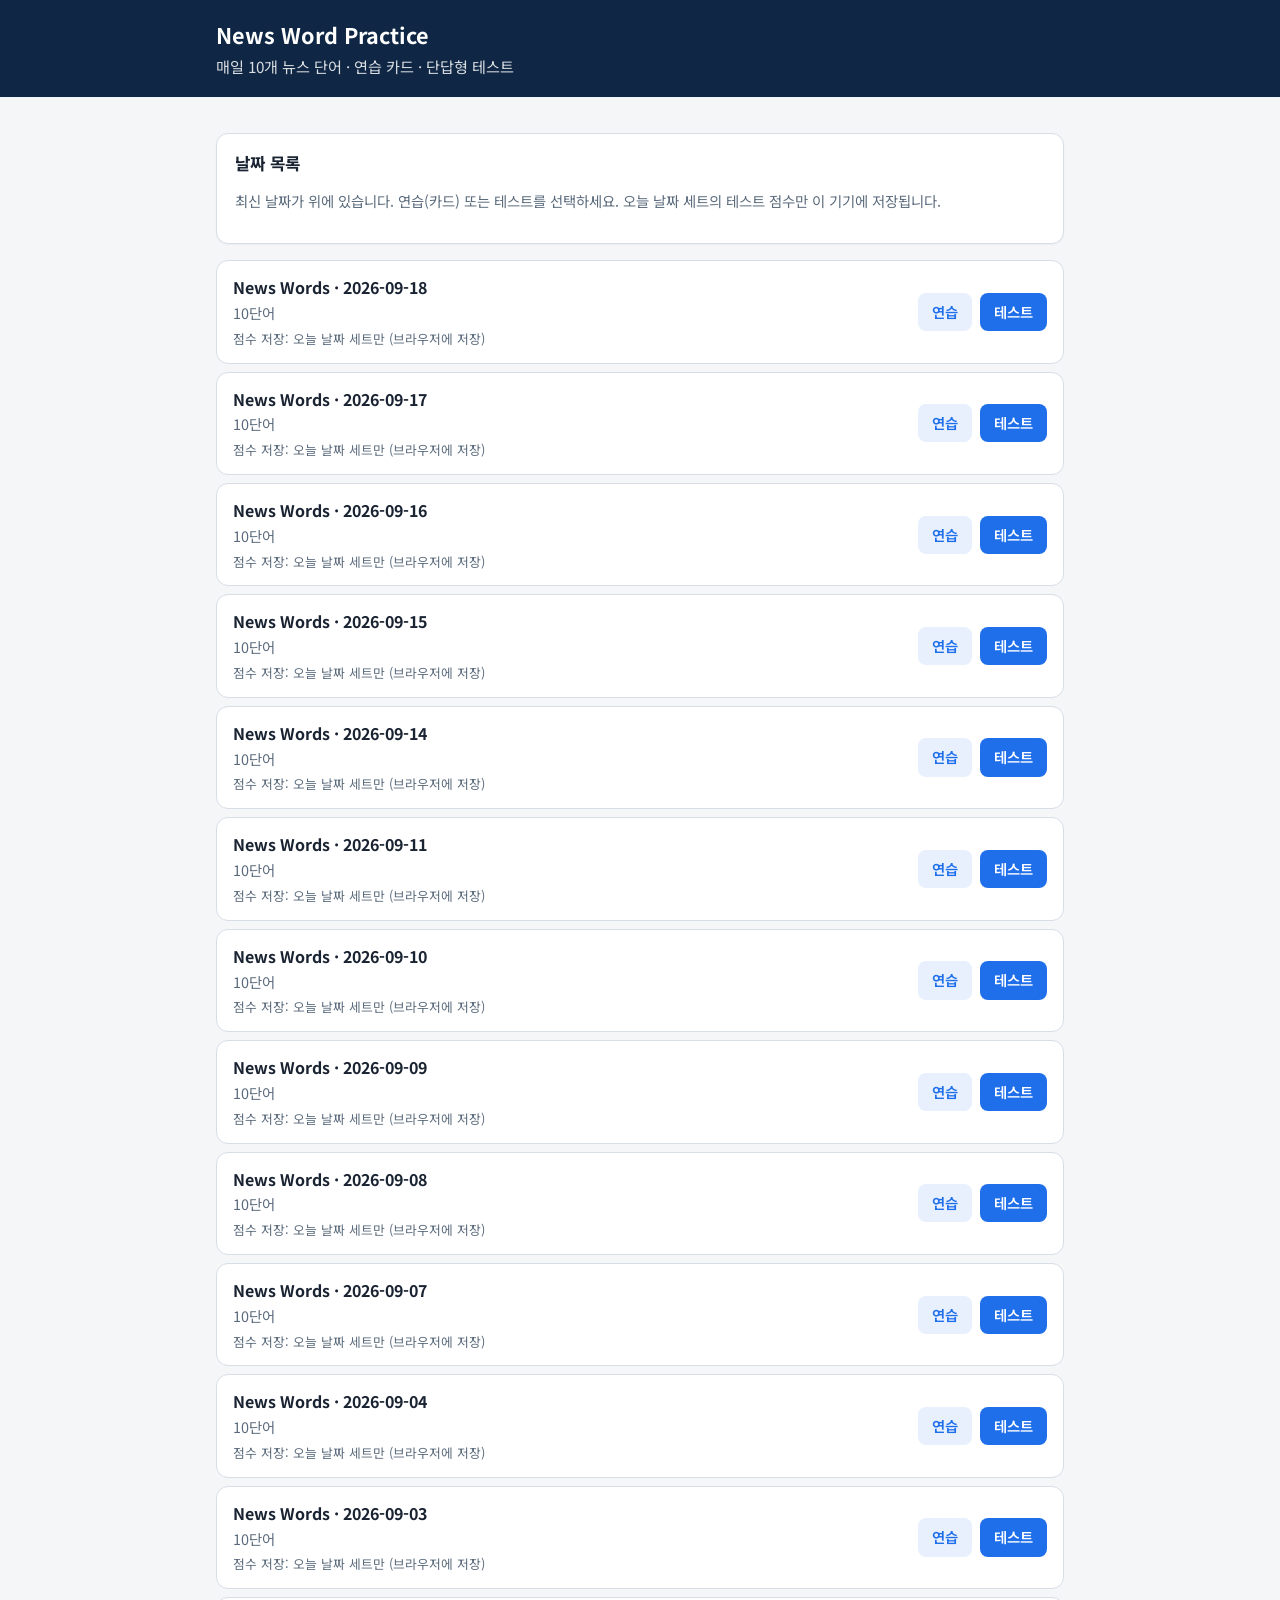
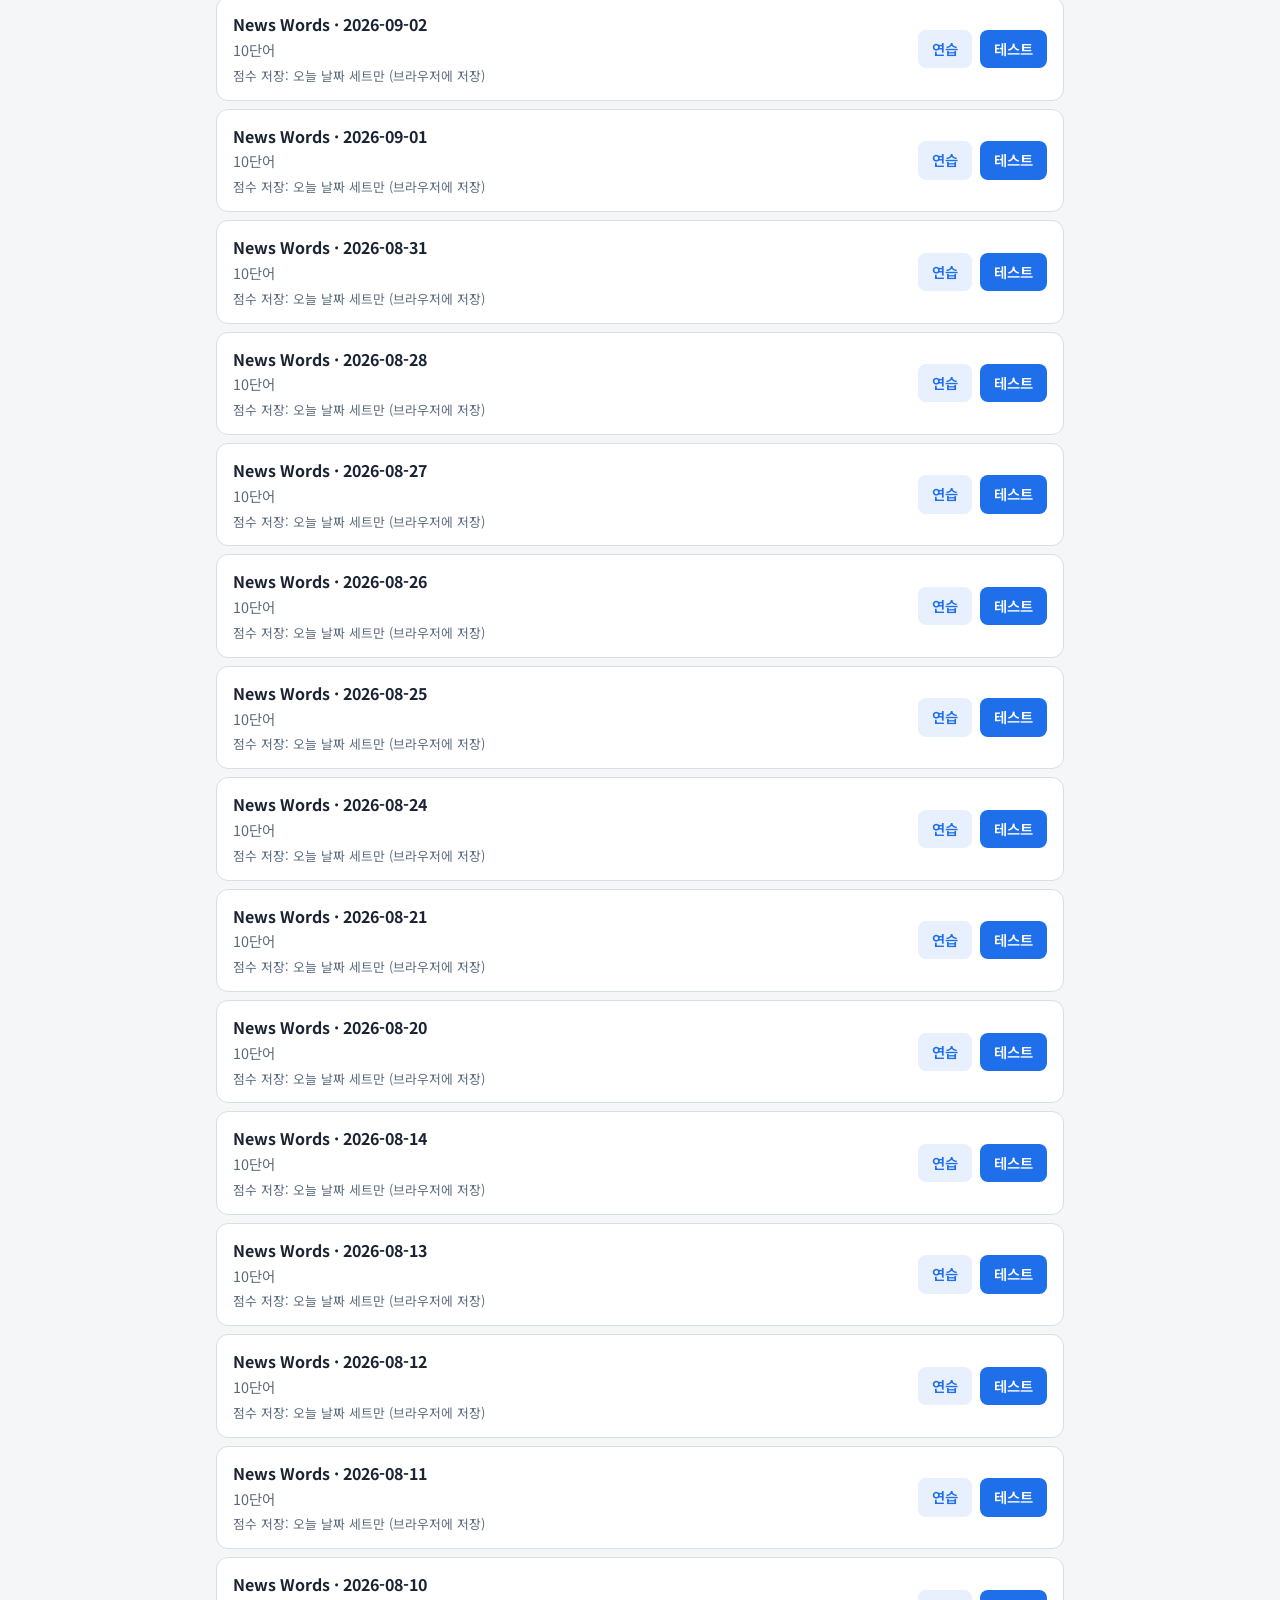
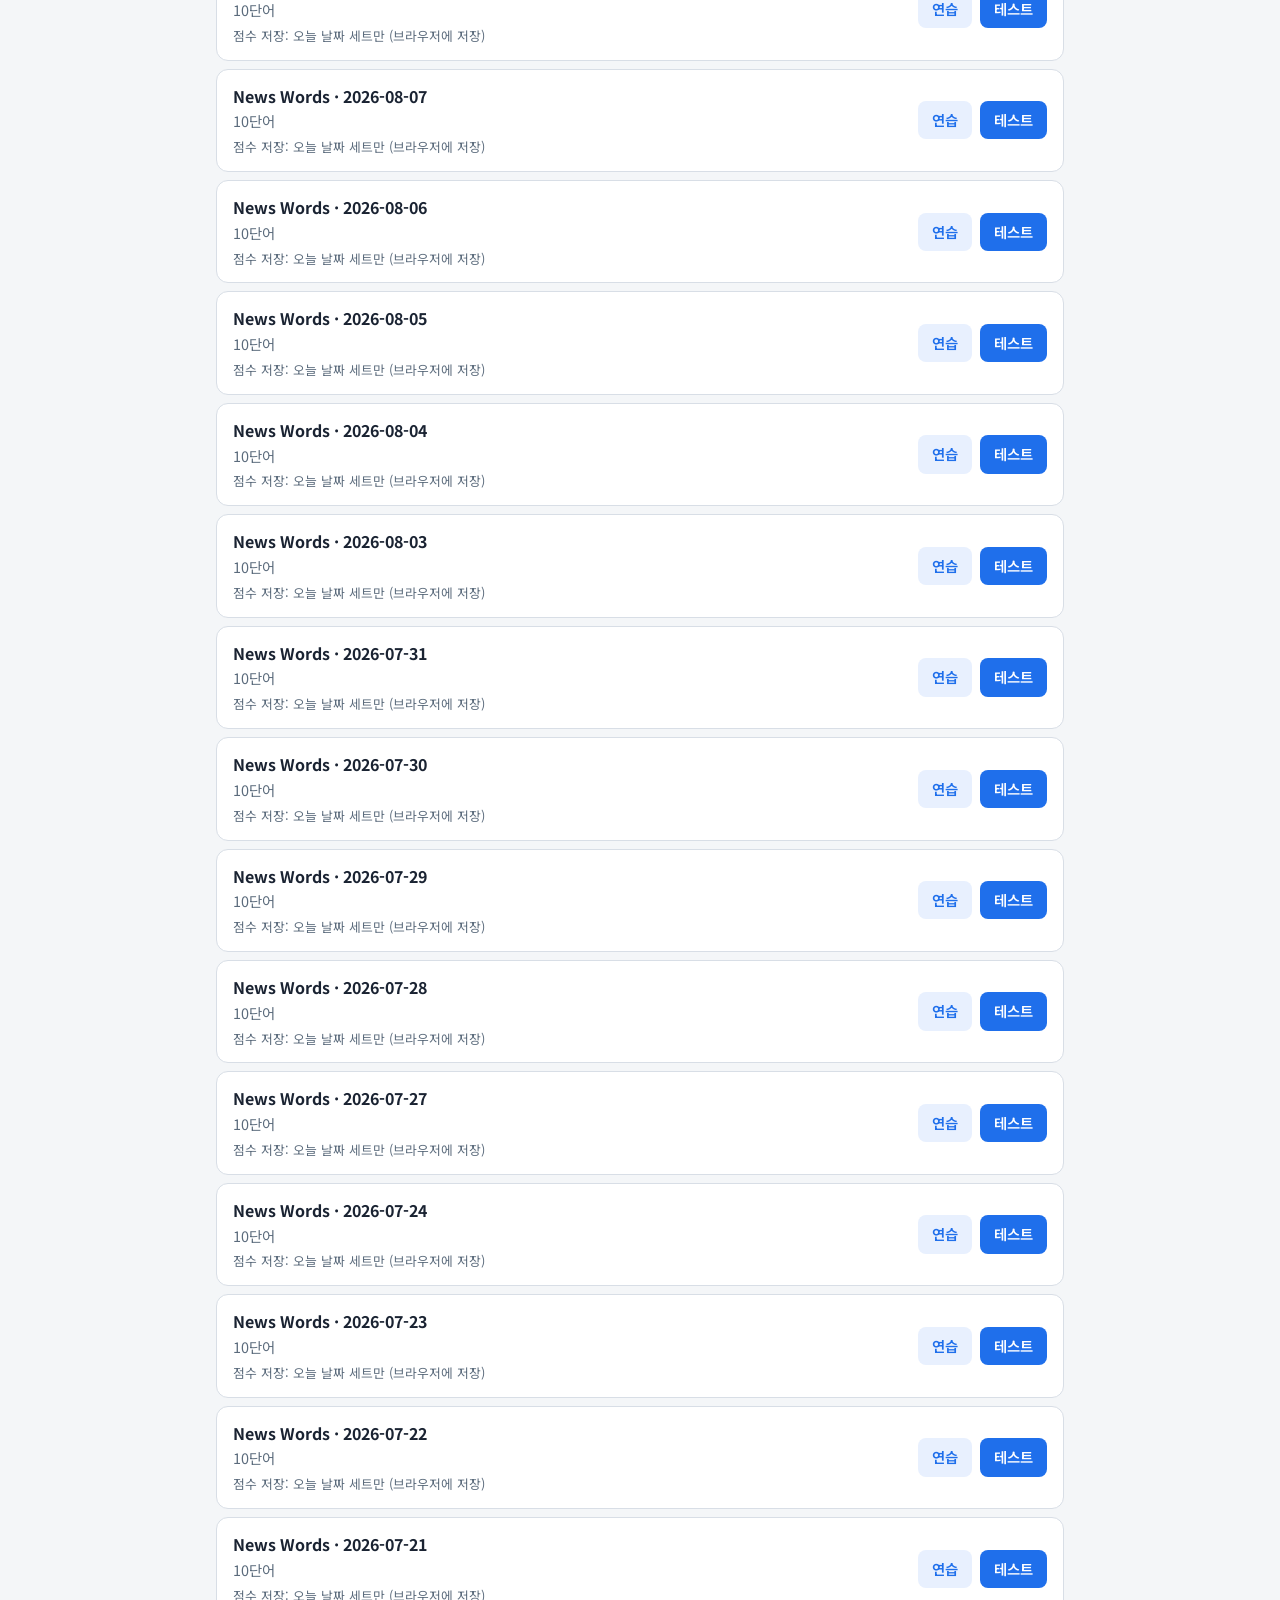
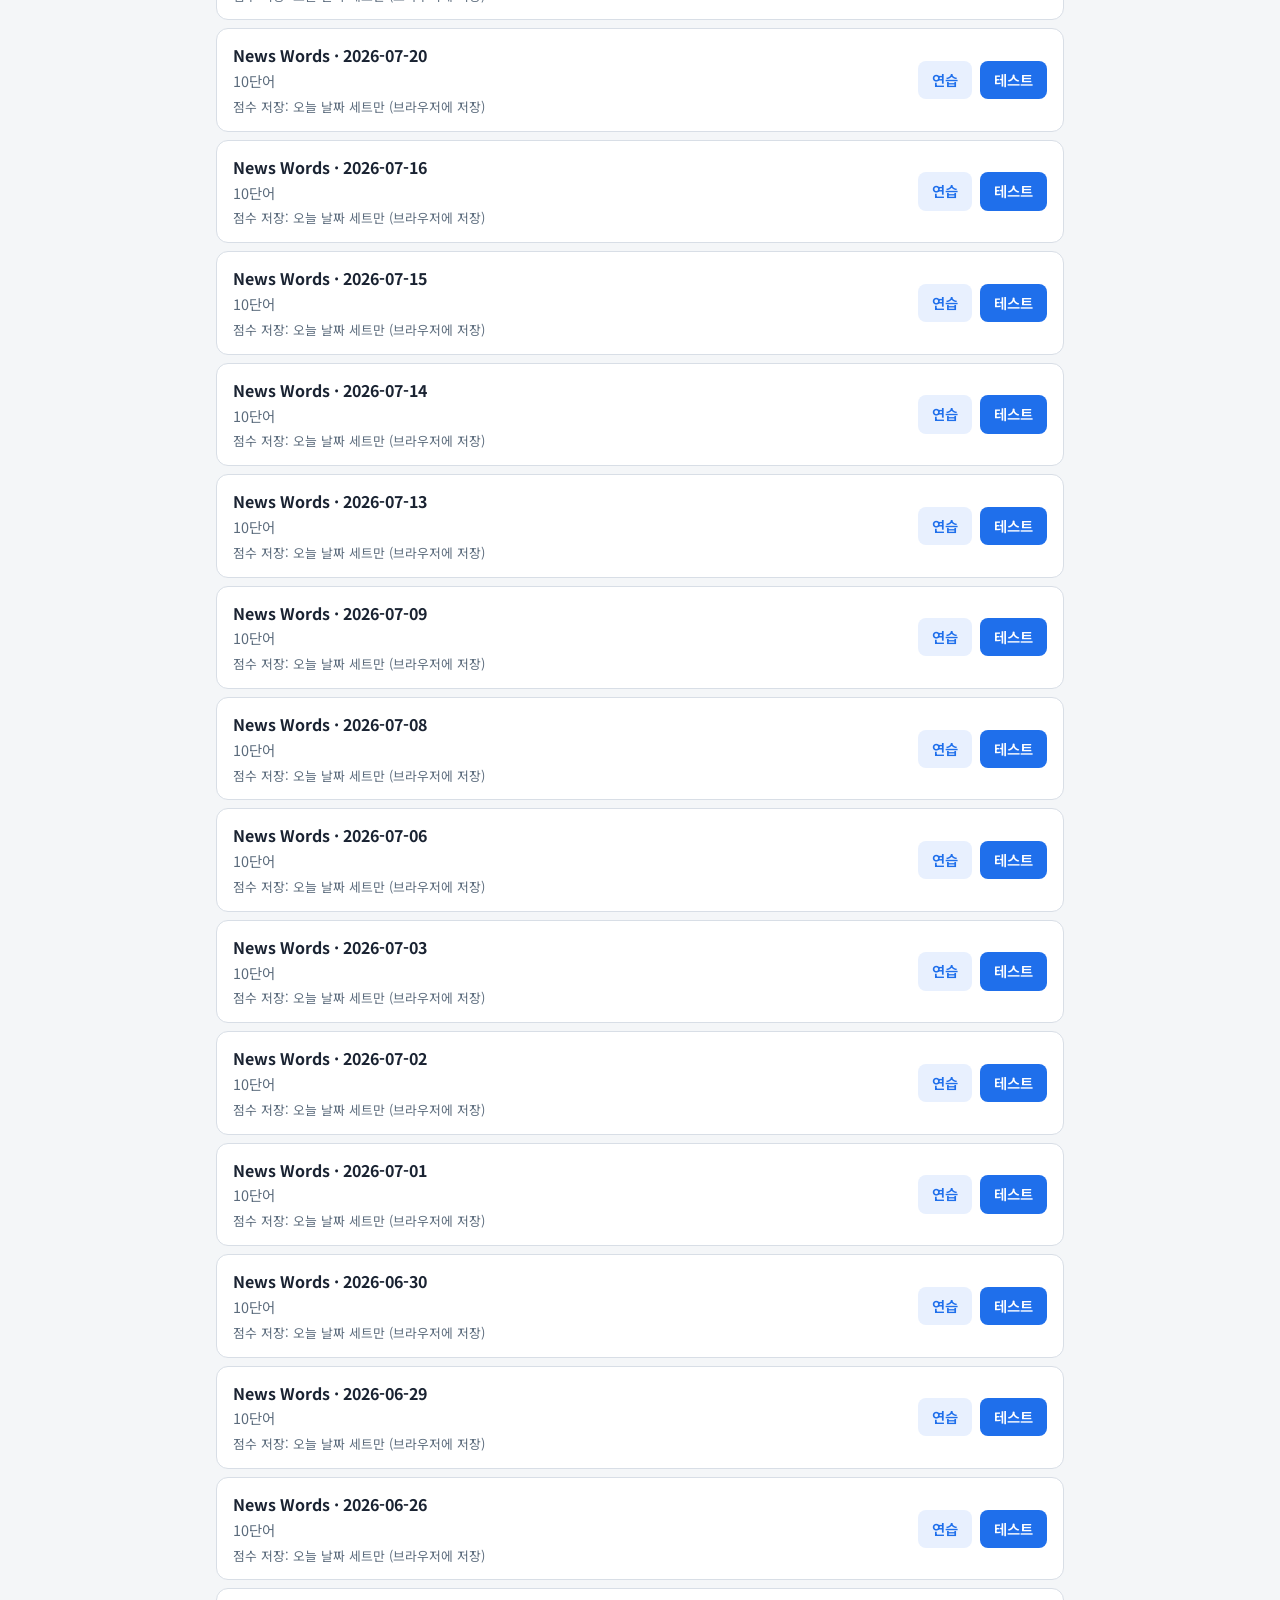
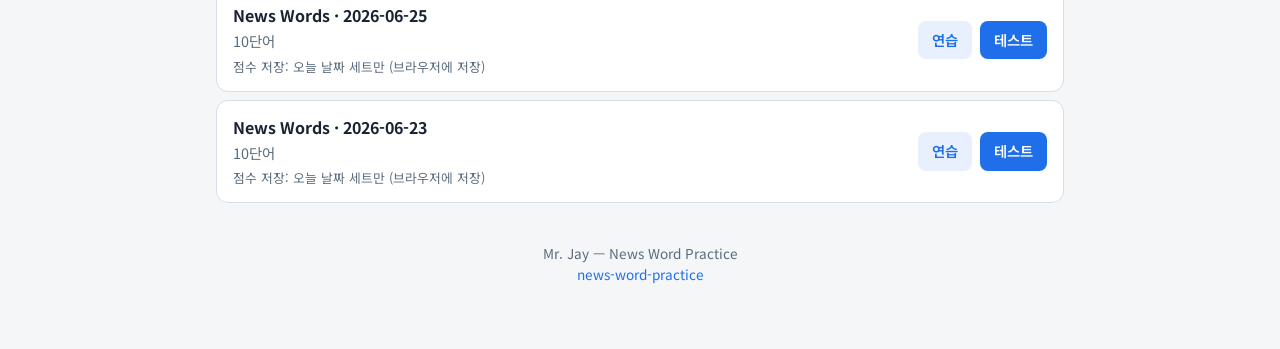
<file: index.html>
<!DOCTYPE html>
<html lang="ko">
<head>
  <meta charset="UTF-8" />
  <meta name="viewport" content="width=device-width, initial-scale=1" />
  <title>News Word Practice</title>
  <link rel="preconnect" href="https://fonts.googleapis.com" />
  <link href="https://fonts.googleapis.com/css2?family=Noto+Sans+KR:wght@400;600;700&display=swap" rel="stylesheet" />
  <link rel="stylesheet" href="css/style.css" />
</head>
<body>
  <header class="app">
    <div class="wrap">
      <h1>News Word Practice</h1>
      <p>매일 10개 뉴스 단어 · 연습 카드 · 단답형 테스트</p>
    </div>
  </header>
  <main class="wrap">
    <div class="card">
      <h2>날짜 목록</h2>
      <p class="meta">최신 날짜가 위에 있습니다. 연습(카드) 또는 테스트를 선택하세요. 오늘 날짜 세트의 테스트 점수만 이 기기에 저장됩니다.</p>
    </div>
    <ul class="day-list" id="list"></ul>
    <footer class="site">
      Mr. Jay — News Word Practice<br />
      <a href="https://mrjkorea.github.io/news-word-practice/">news-word-practice</a>
    </footer>
  </main>
  <script src="js/storage.js?v=20261020-pct"></script>
  <script src="js/data.js"></script>
  <script>
    const list = document.getElementById('list');
    const today = NWPStorage.todayKey();
    const wanted = new URLSearchParams(location.search).get('date');

    NWP.loadIndex()
      .then((days) => {
        list.innerHTML = '';
        if (wanted) {
          const hit = days.filter((e) => (e.date || e.id) === wanted);
          const rest = days.filter((e) => (e.date || e.id) !== wanted);
          if (!hit.length) {
            list.innerHTML = '<li class="meta">No word pack for ' + NWP.esc(wanted) + '</li>';
          }
          days = hit.concat(rest);
        }
        days.forEach((entry) => {
          const date = entry.date || entry.id;
          const stats = NWPStorage.readStats(date);
          const li = document.createElement('li');
          const scoreLine = NWPStorage.formatScoreLine(stats, entry.wordCount || 10);
          const todayBadge = date === today ? ' · 오늘' : '';
          li.innerHTML = `
            <div class="info">
              <strong>${NWP.esc(entry.title || date)}</strong>
              <span class="meta">${entry.wordCount || 10}단어${todayBadge}</span>
              <div class="score-pill">${NWP.esc(scoreLine)}</div>
            </div>
            <div class="actions-row">
              <a class="btn btn-practice" href="practice.html?date=${encodeURIComponent(date)}">연습</a>
              <a class="btn btn-test" href="test.html?date=${encodeURIComponent(date)}">테스트</a>
            </div>`;
          list.appendChild(li);
        });
      })
      .catch(() => {
        list.innerHTML = '<li class="meta">목록을 불러오지 못했습니다.</li>';
      });
  </script>
</body>
</html>
</file>
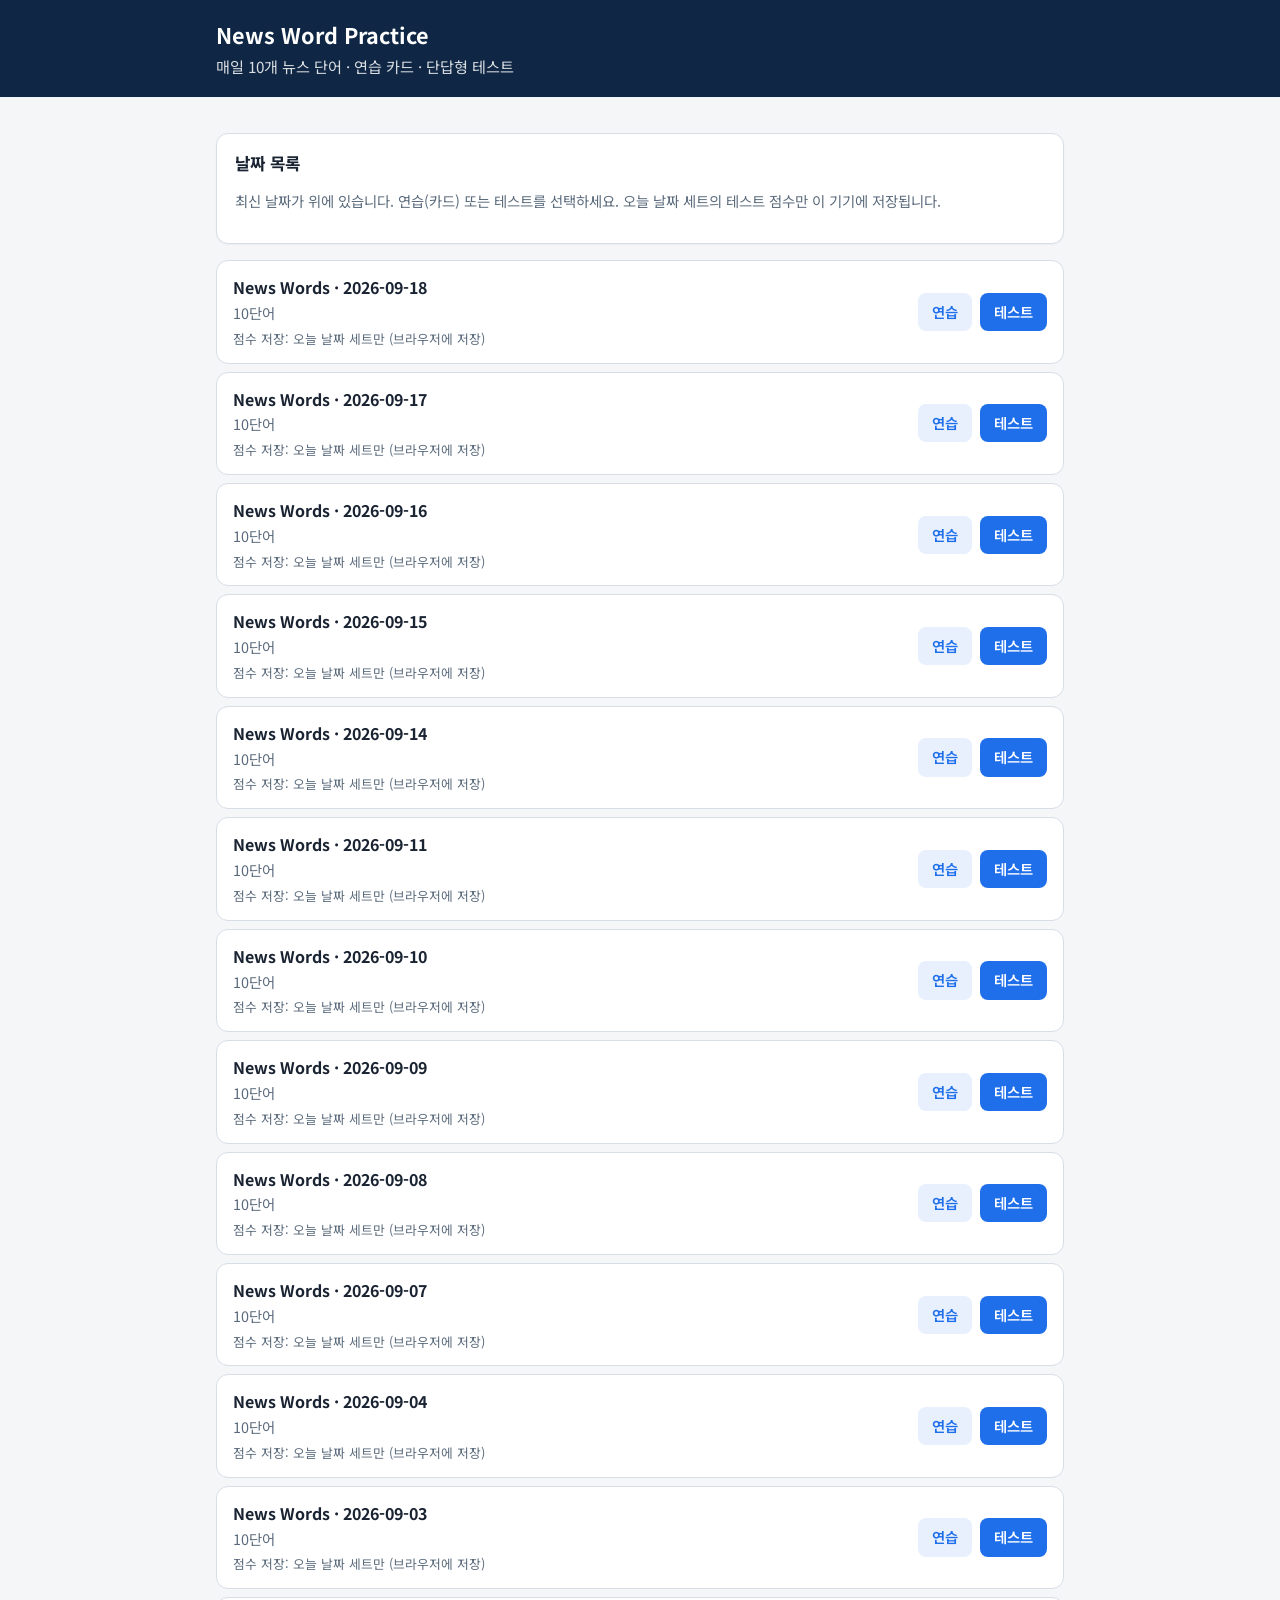
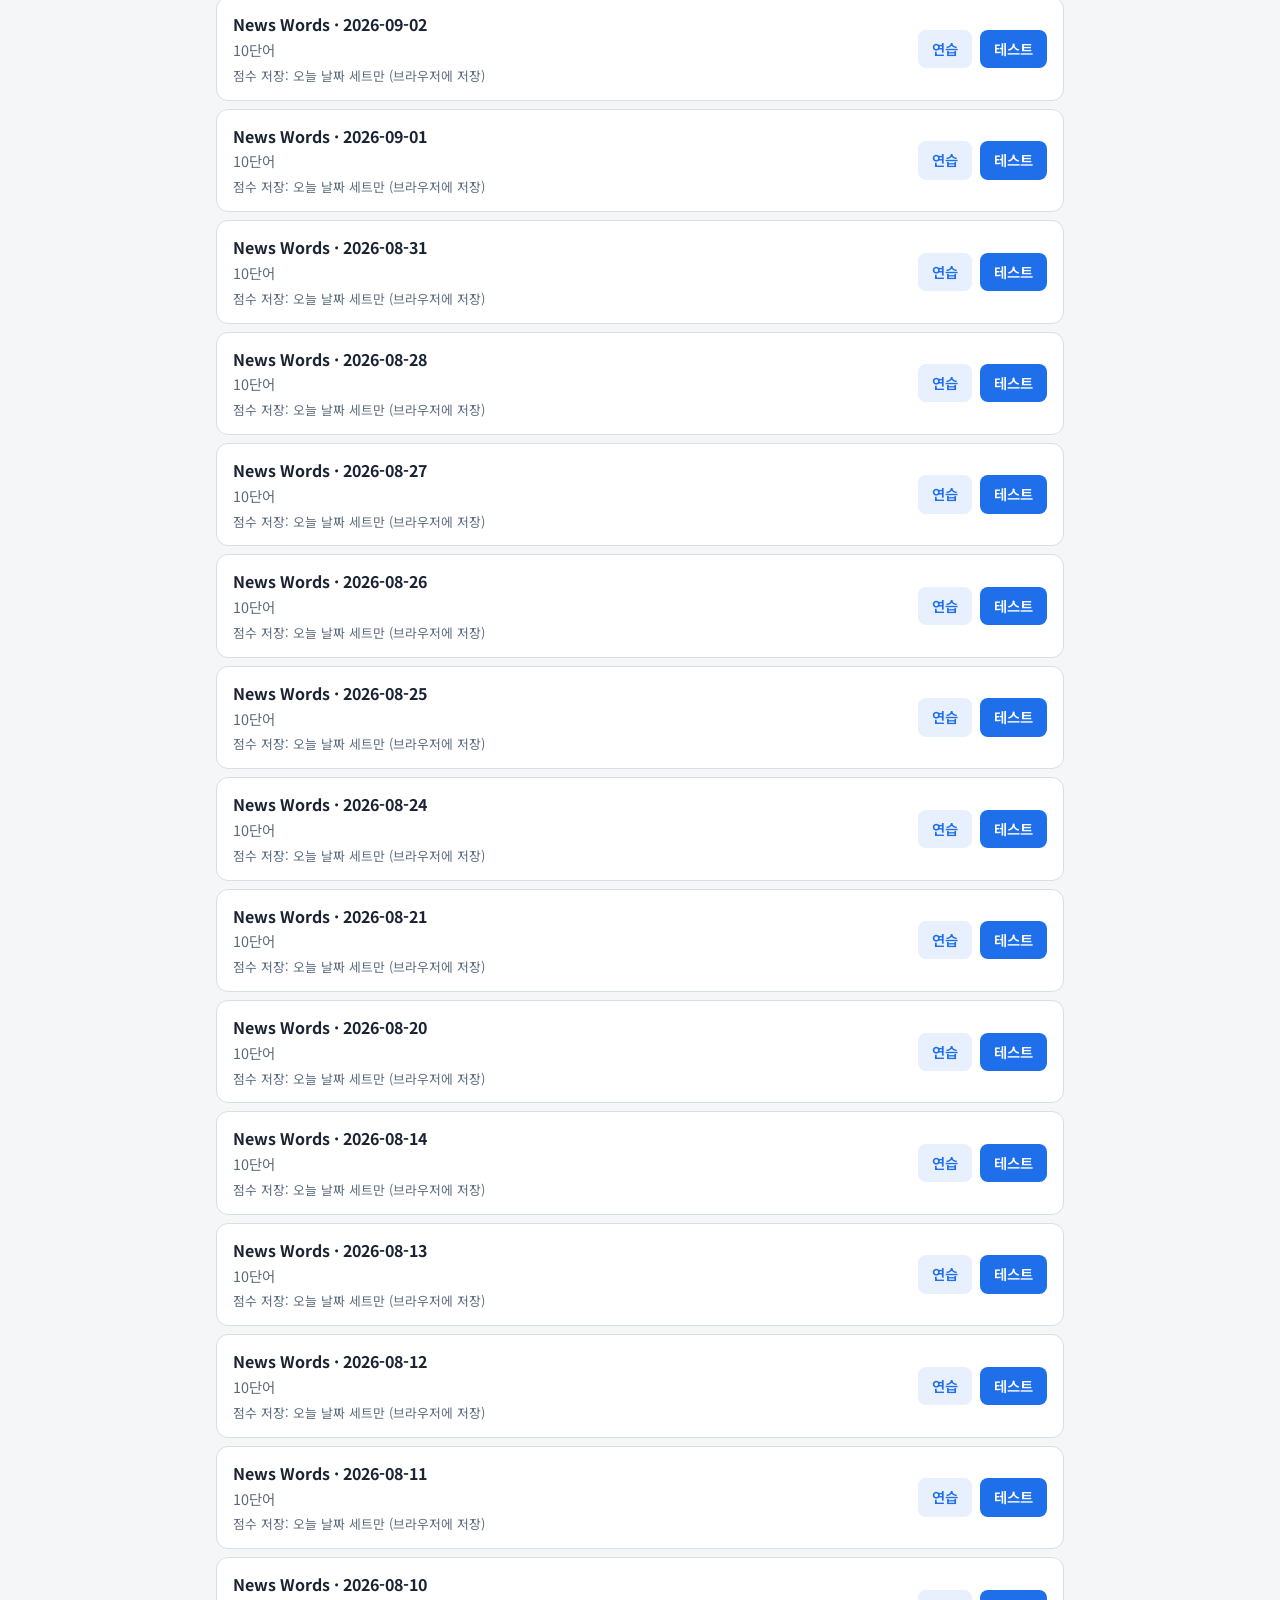
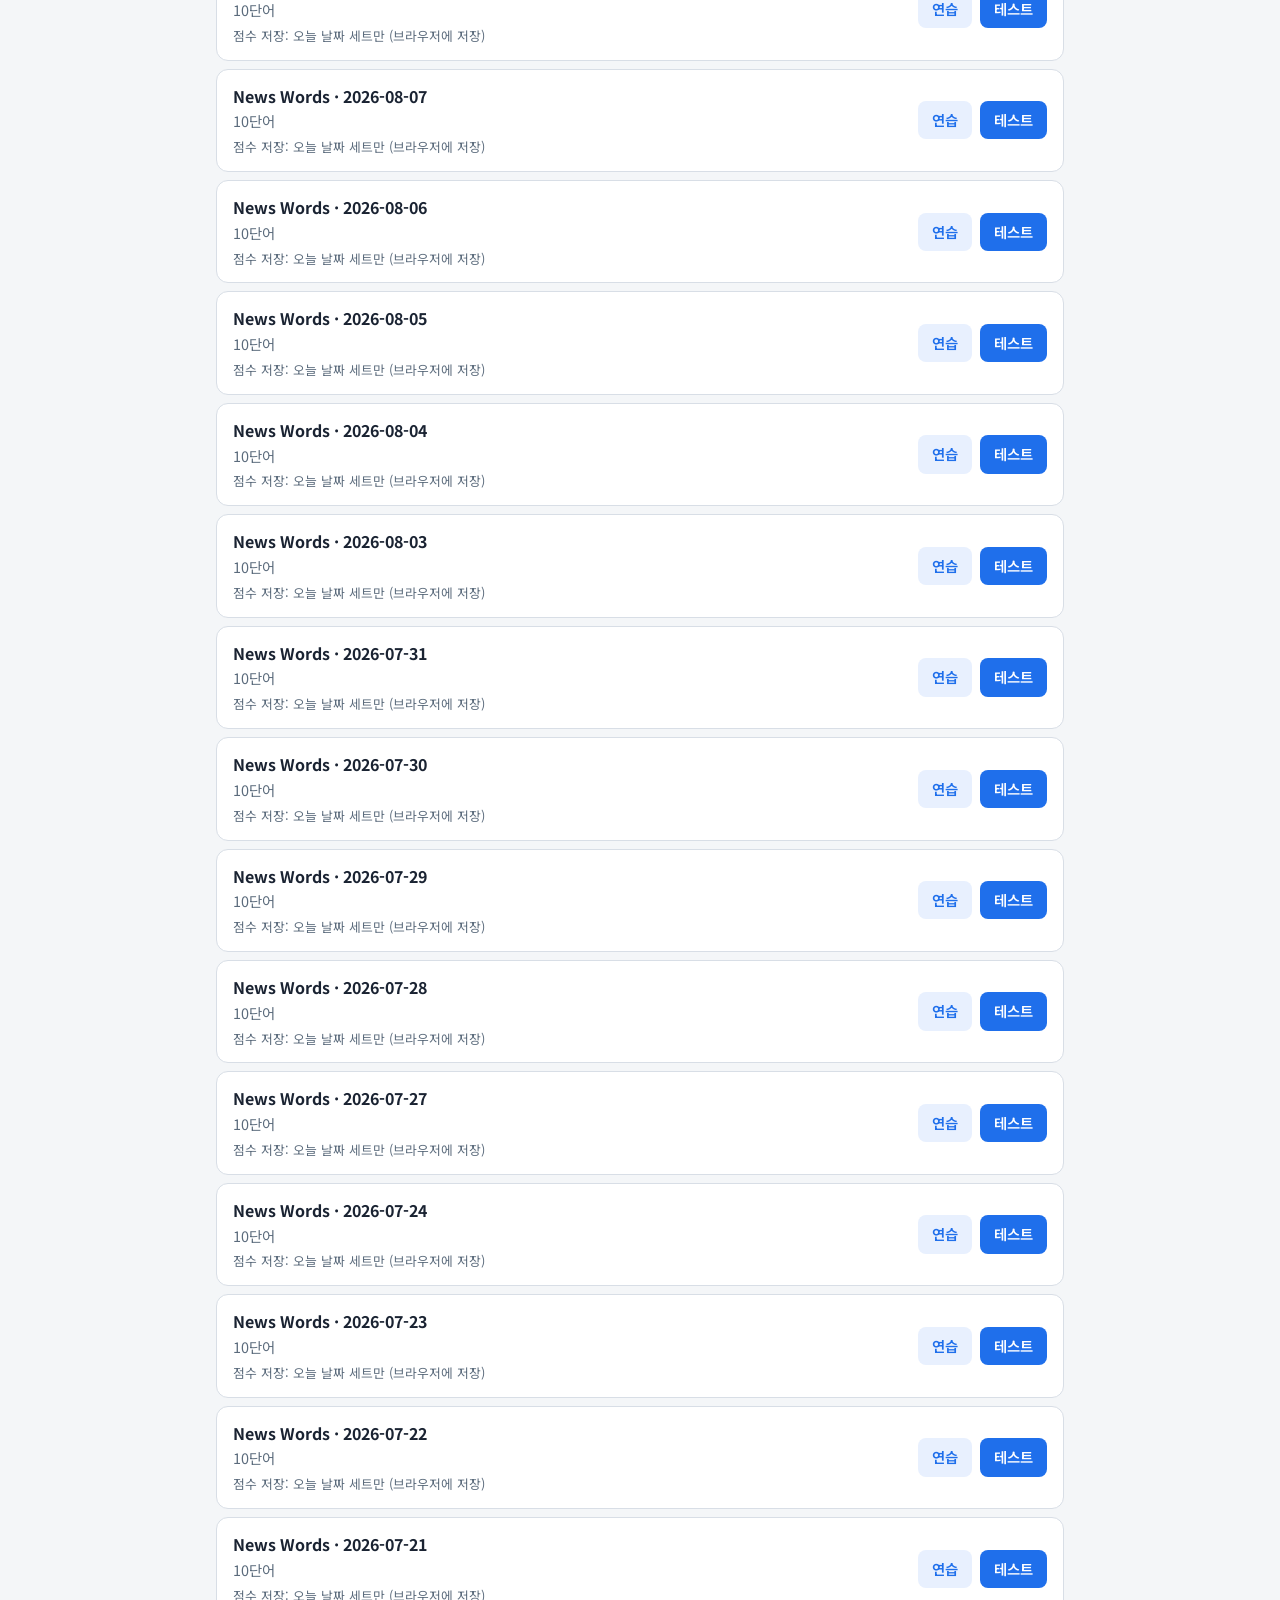
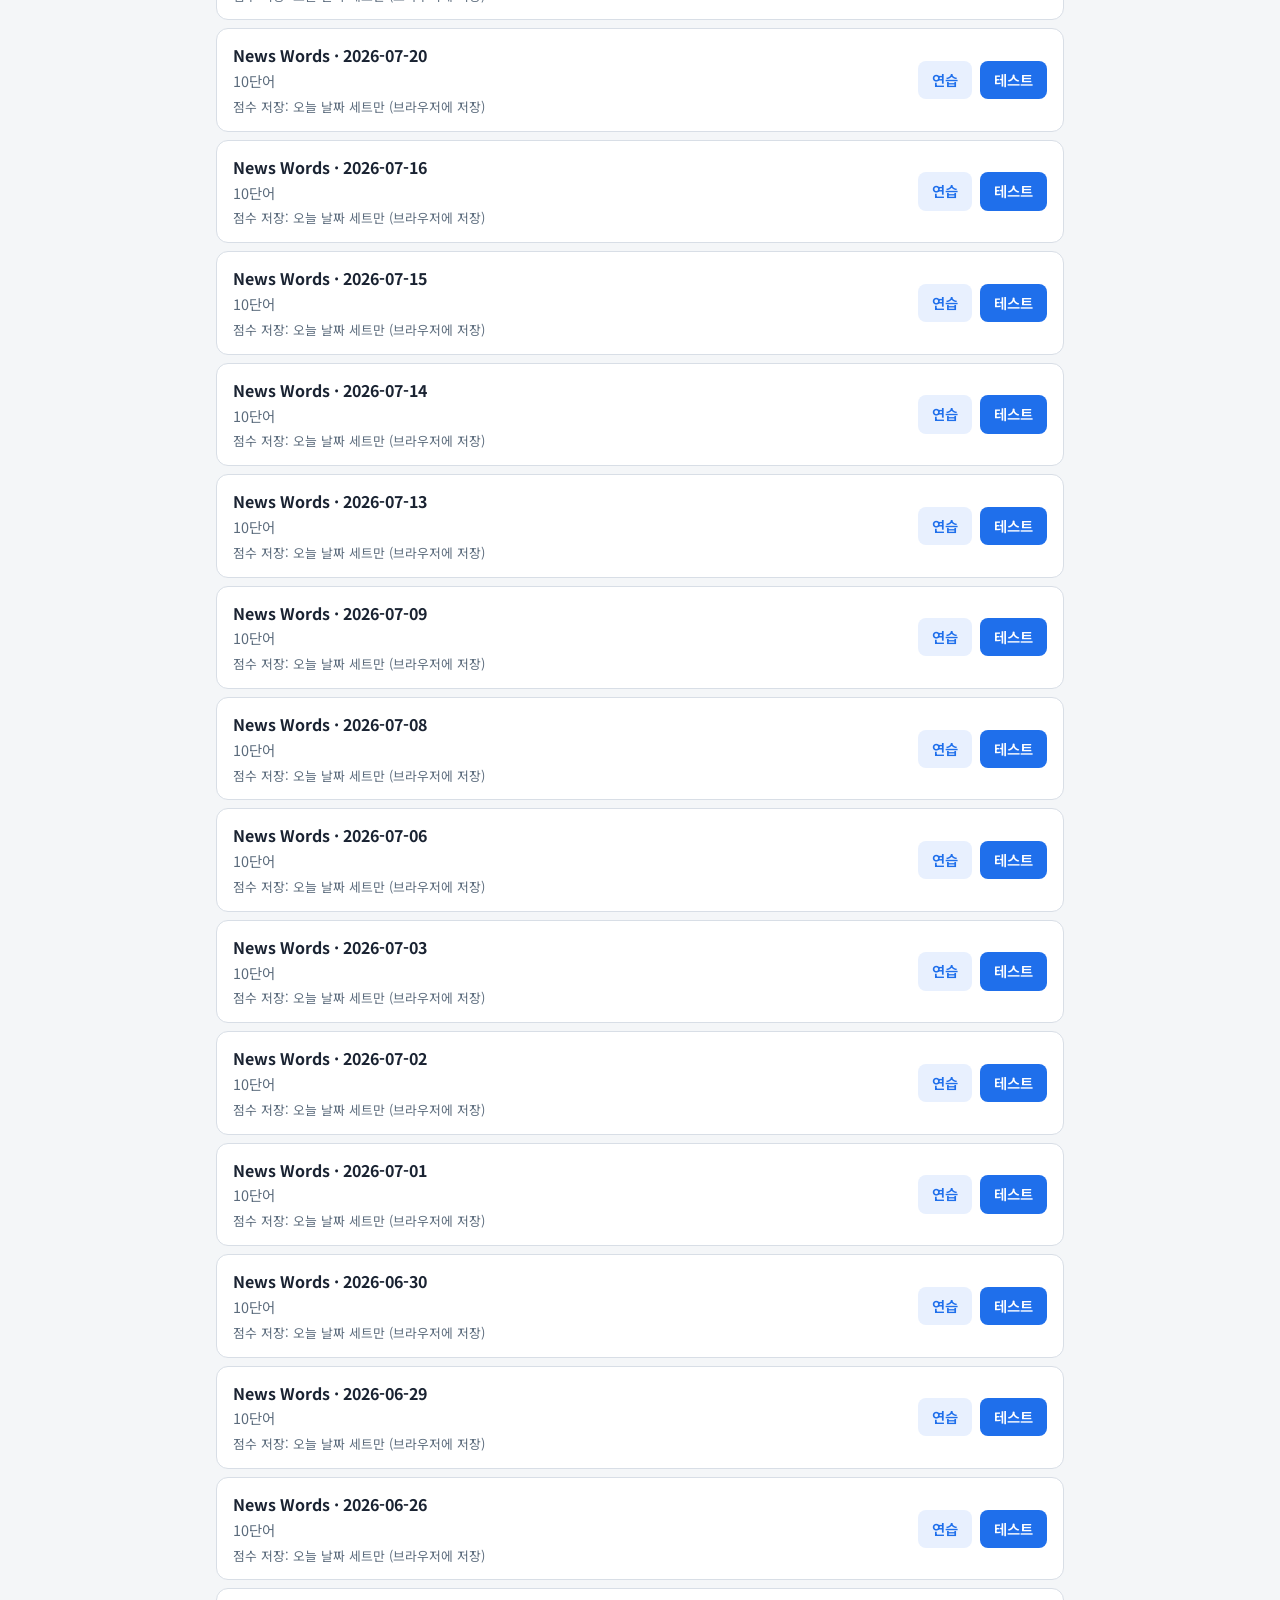
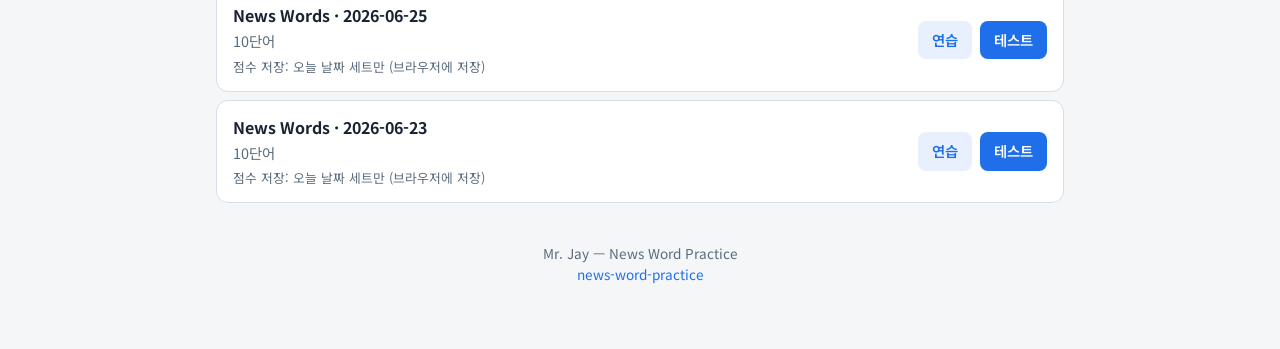
<file: practice.html>
<!DOCTYPE html>
<html lang="ko">
<head>
  <meta charset="UTF-8" />
  <meta name="viewport" content="width=device-width, initial-scale=1" />
  <title>연습 · News Words</title>
  <link href="https://fonts.googleapis.com/css2?family=Noto+Sans+KR:wght@400;600;700&display=swap" rel="stylesheet" />
  <link rel="stylesheet" href="css/style.css" />
</head>
<body>
  <header class="app">
    <div class="wrap">
      <p style="margin:0 0 6px"><a class="back" href="index.html">← 목록</a></p>
      <h1 id="title">불러오는 중…</h1>
      <p id="sub" class="meta" style="color:#cde">카드를 탭하면 뜻이 보입니다.</p>
    </div>
  </header>
  <main class="wrap">
    <div id="main" class="hidden">
      <div class="practice-toolbar">
        <span class="practice-progress" id="progress">1 / 10</span>
        <a class="btn btn-test" id="go-test" href="#">테스트 하기</a>
      </div>
      <div class="flip-scene" id="scene" tabindex="0" role="button" aria-label="카드 뒤집기">
        <div class="flip-card" id="card">
          <div class="flip-face front">
            <p class="flip-hint">영어 단어</p>
            <p class="flip-word" id="front-text"></p>
            <p class="flip-hint">탭하여 뜻 보기</p>
          </div>
          <div class="flip-face back">
            <p class="flip-hint">정의</p>
            <p class="flip-def" id="back-def"></p>
            <p class="flip-ko hidden" id="back-ko"></p>
            <p class="flip-hint">탭하여 단어 보기</p>
          </div>
        </div>
      </div>
      <div class="dot-strip" id="dots"></div>
      <div class="practice-nav">
        <button type="button" class="ghost" id="prev">이전</button>
        <button type="button" class="ghost" id="shuffle">섞기</button>
        <button type="button" class="ghost" id="next">다음</button>
      </div>
    </div>
    <p id="err" class="meta hidden"></p>
    <footer class="site">연습 모드 — 서버 없이 JSON만 사용합니다.</footer>
  </main>
  <script src="js/data.js"></script>
  <script src="js/practice.js"></script>
</body>
</html>
</file>
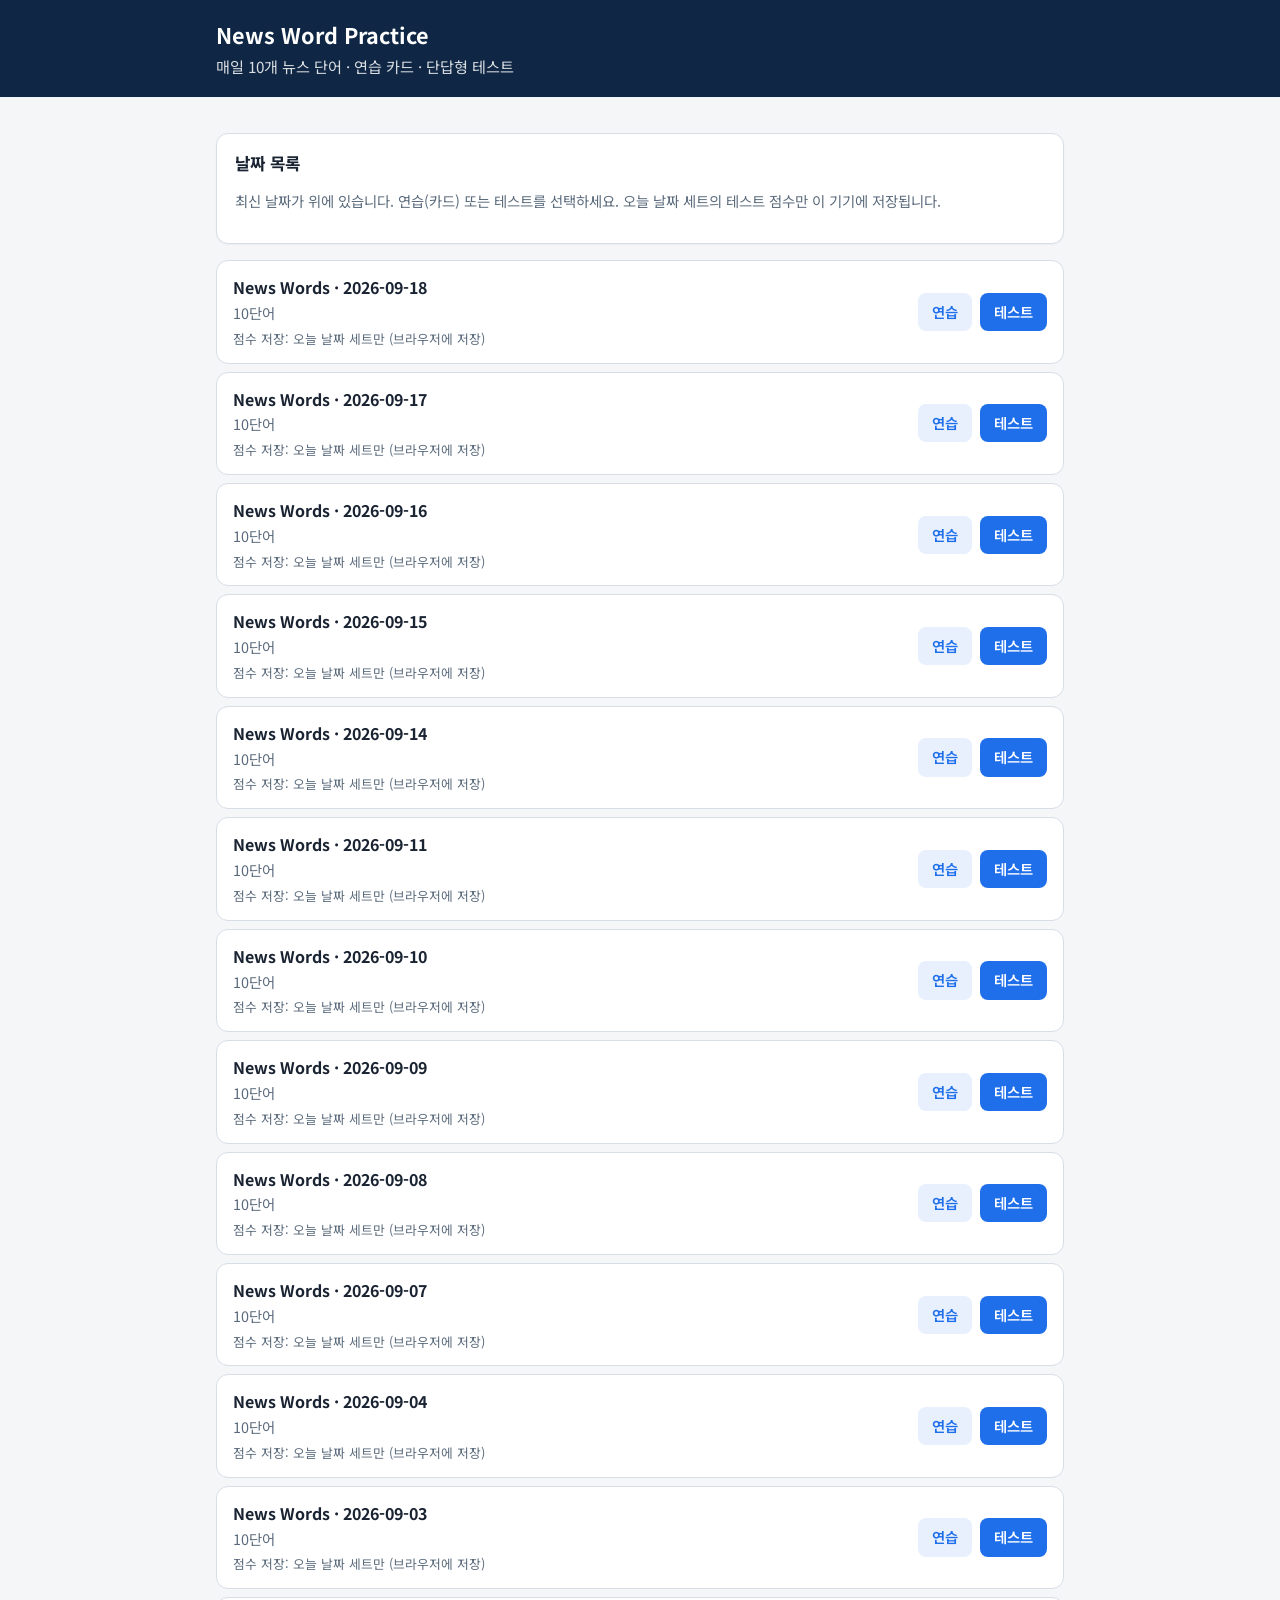
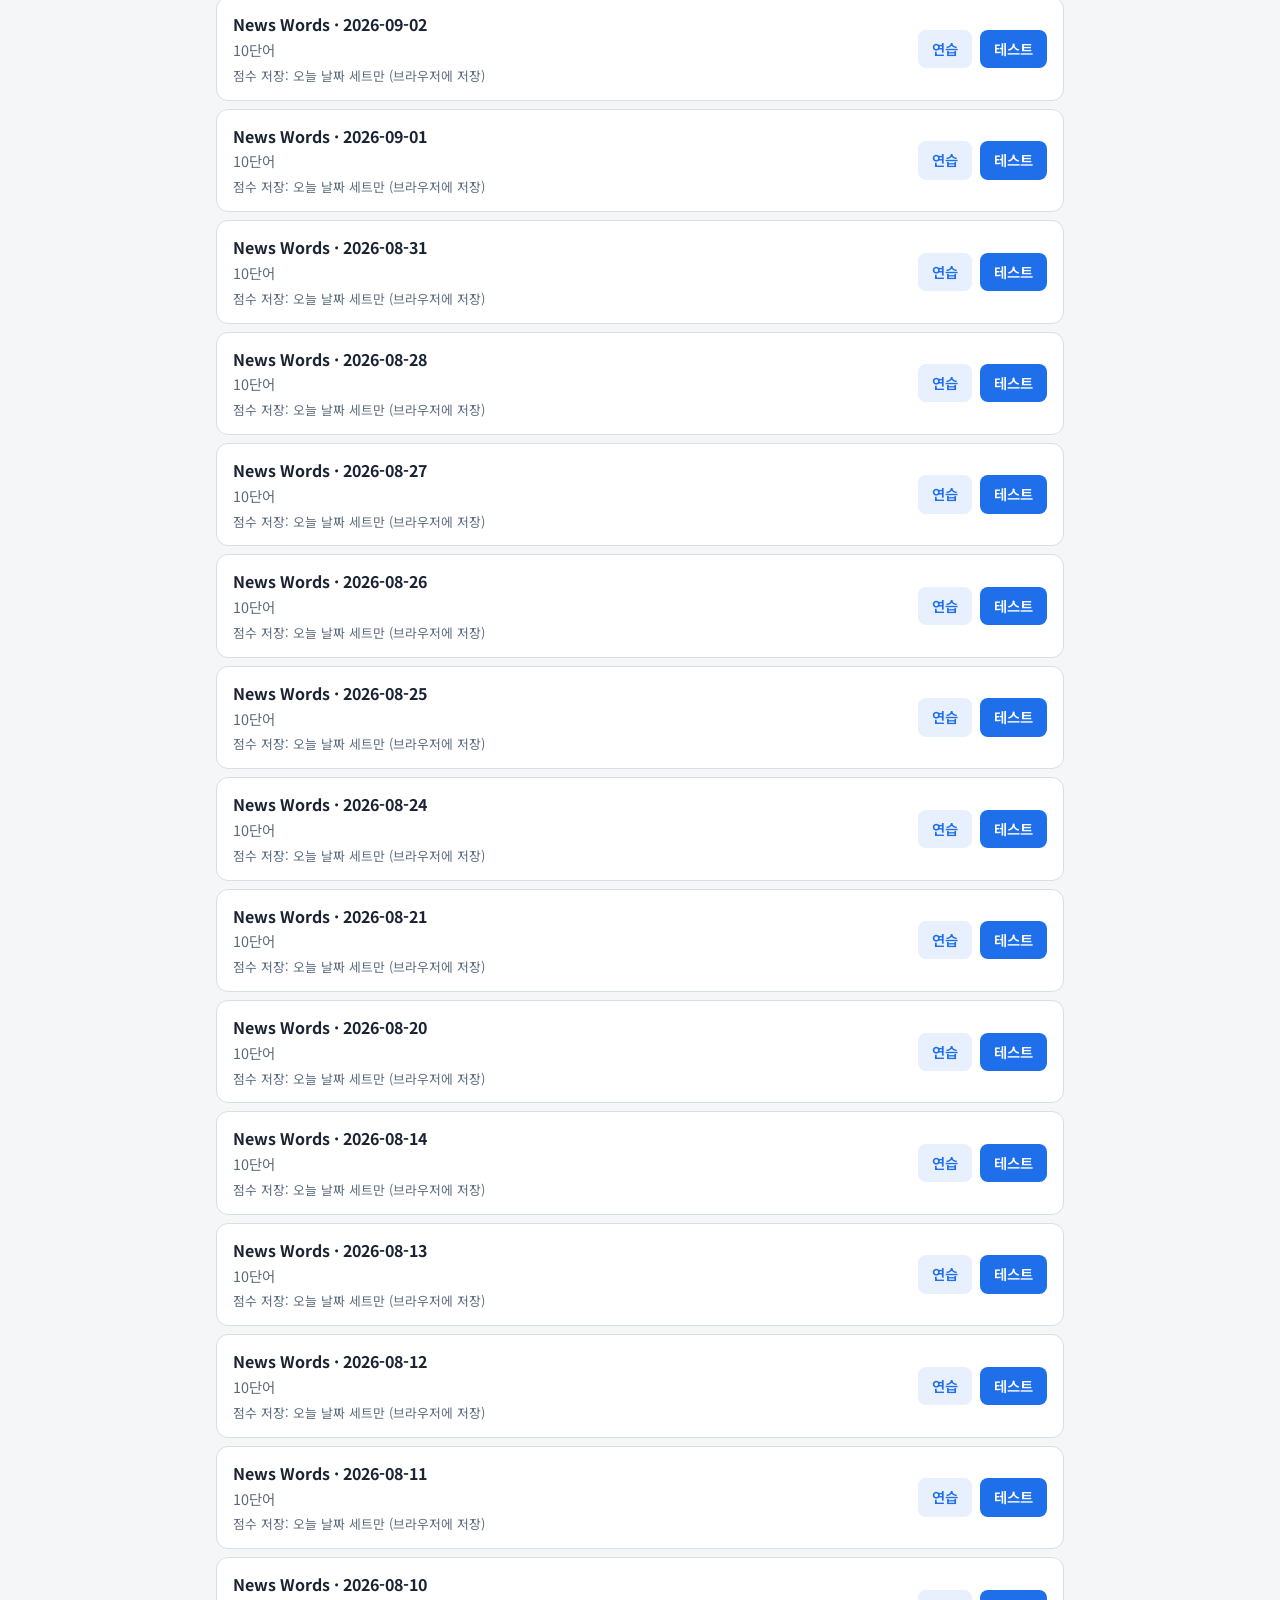
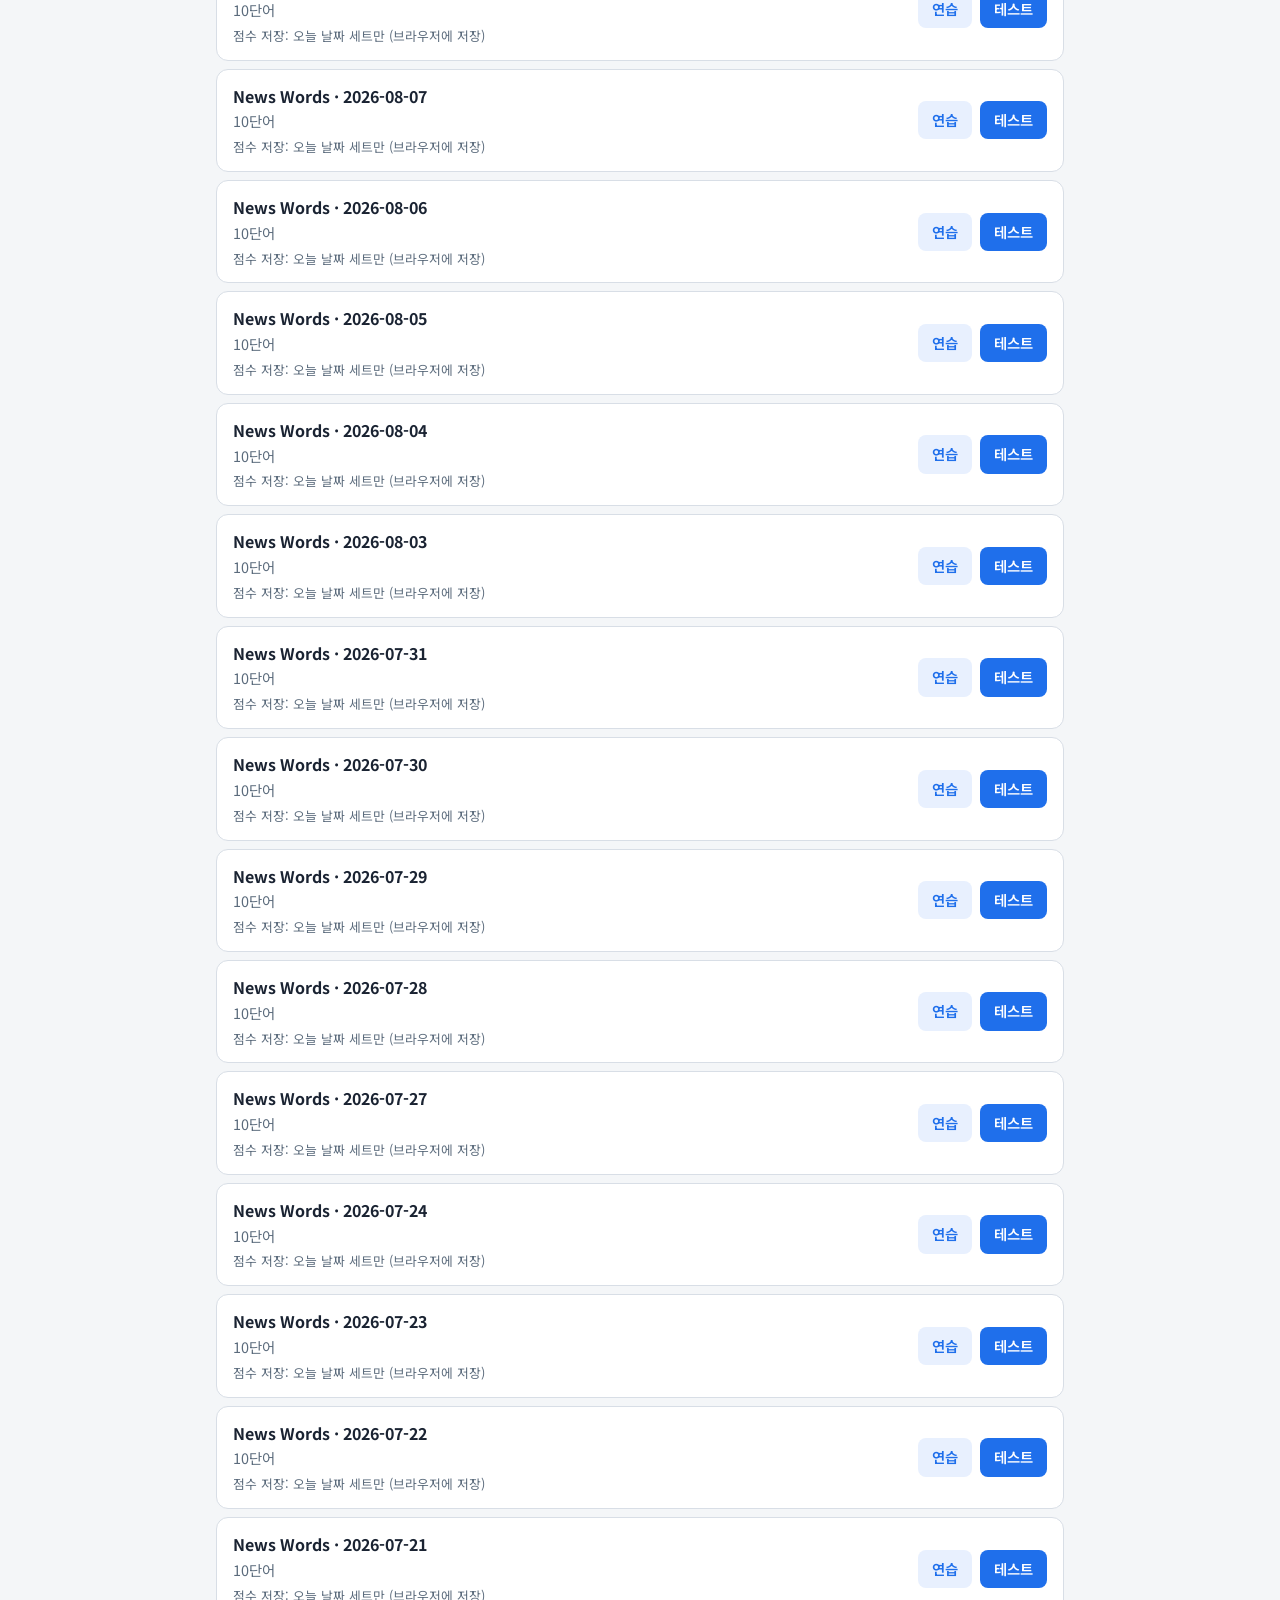
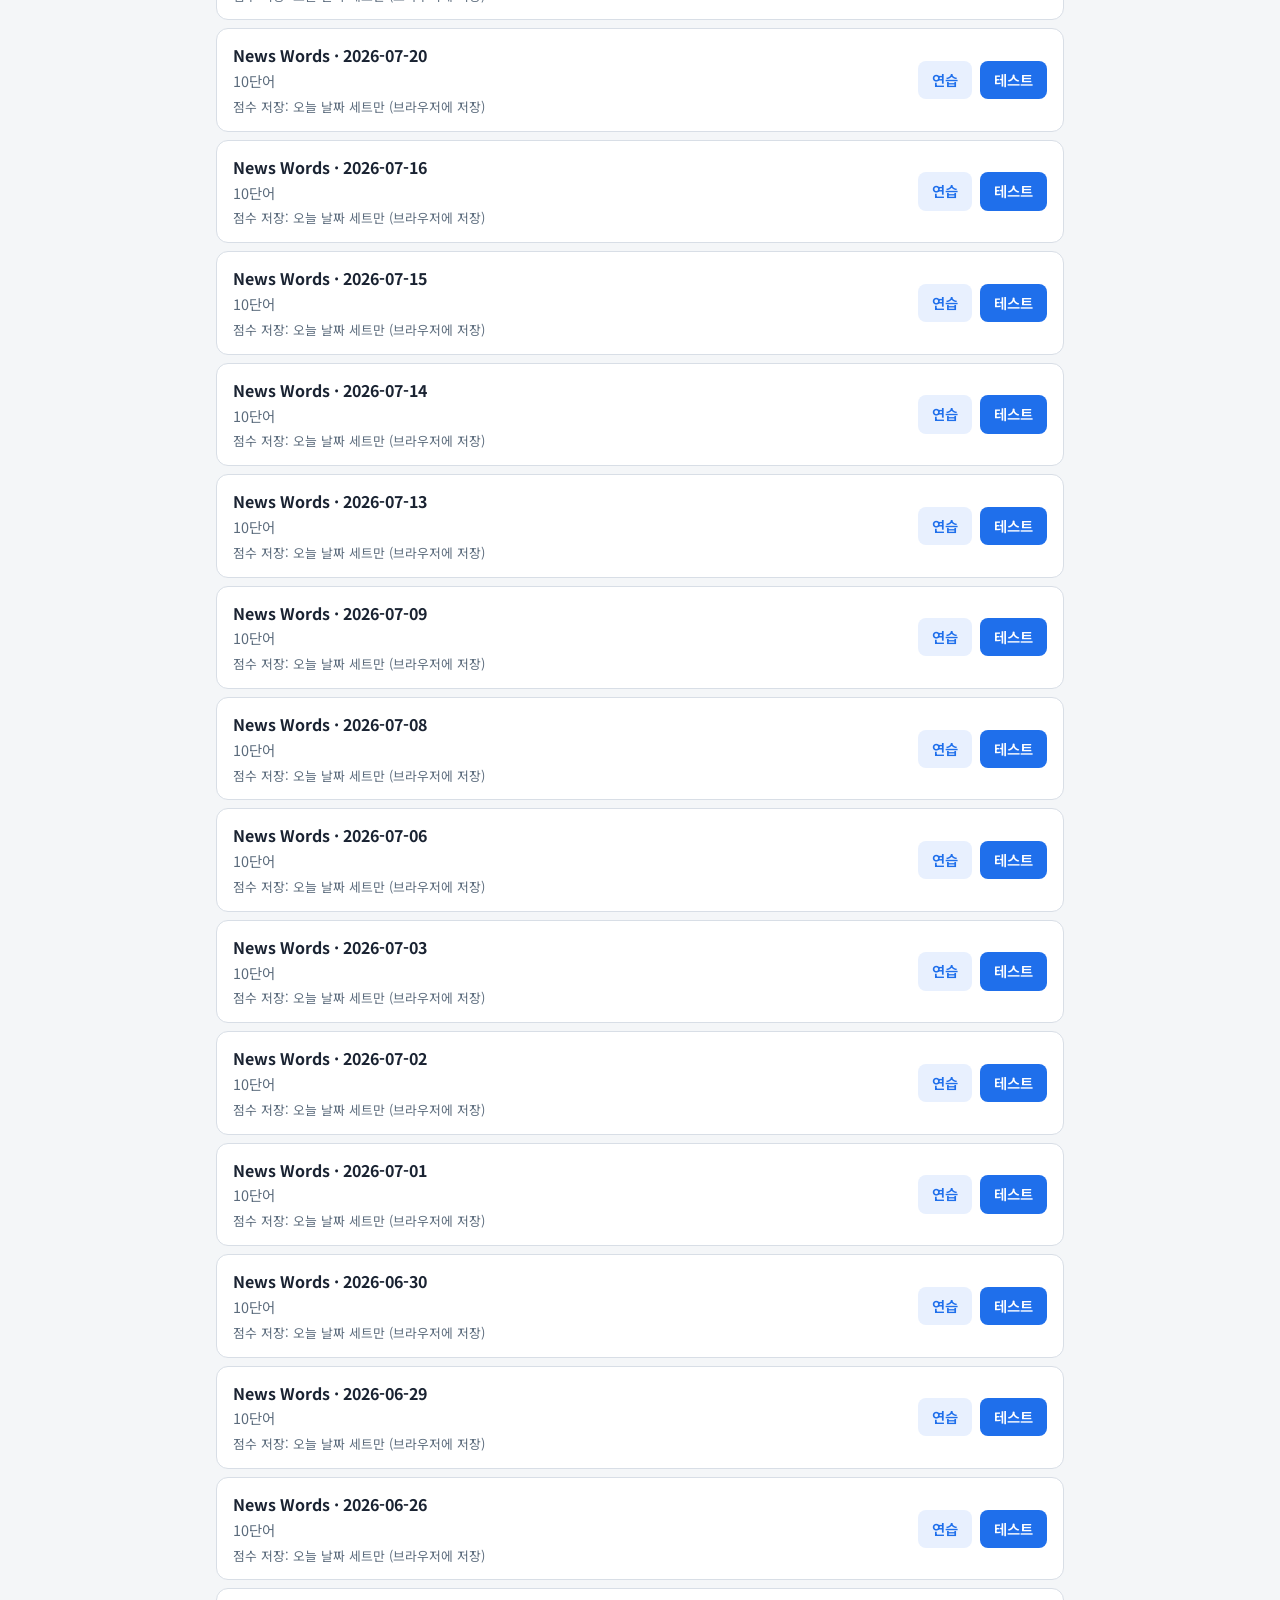
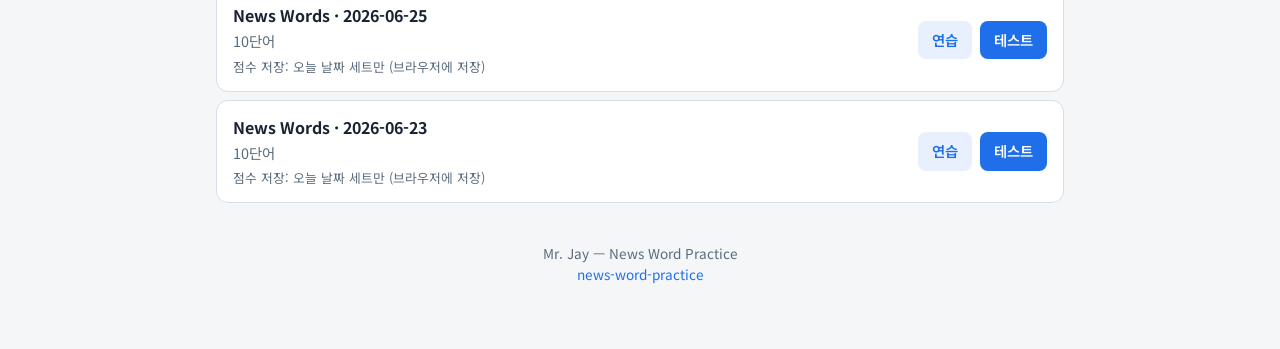
<file: test.html>
<!DOCTYPE html>
<html lang="ko">
<head>
  <meta charset="UTF-8" />
  <meta name="viewport" content="width=device-width, initial-scale=1" />
  <title>테스트 · News Words</title>
  <link href="https://fonts.googleapis.com/css2?family=Noto+Sans+KR:wght@400;600;700&display=swap" rel="stylesheet" />
  <link rel="stylesheet" href="css/style.css" />
</head>
<body>
  <header class="app">
    <div class="wrap">
      <p style="margin:0 0 6px">
        <a class="back" href="index.html">← 목록</a>
        · <a class="back" id="practice-link" href="#">연습</a>
      </p>
      <h1 id="title">불러오는 중…</h1>
      <p id="sub" class="meta" style="color:#cde">객관식 · 제출 후 채점</p>
    </div>
  </header>
  <main class="wrap">
    <form id="quiz"></form>
    <div class="actions" id="actions">
      <button type="button" class="primary" id="submit">제출하고 채점</button>
      <button type="button" class="ghost" id="reset">다시 풀기</button>
    </div>
    <section id="results" class="hidden"></section>
    <footer class="site" id="storage-note"></footer>
  </main>
  <script src="js/storage.js?v=20261020-pct"></script>
  <script src="js/data.js"></script>
  <script src="js/test.js?v=20261020-pct"></script>
</body>
</html>
</file>
<file: css/style.css>
:root {
  --bg: #f4f6f8;
  --card: #fff;
  --ink: #1a2332;
  --muted: #5b6b7c;
  --accent: #1f6feb;
  --accent-dark: #0f2744;
  --ok: #1a7f37;
  --bad: #cf222e;
  --line: #d8dee6;
  --radius: 12px;
  font-family: "Noto Sans KR", system-ui, sans-serif;
}
* { box-sizing: border-box; }
body {
  margin: 0;
  background: var(--bg);
  color: var(--ink);
  line-height: 1.55;
}
a { color: var(--accent); text-decoration: none; }
a:hover { text-decoration: underline; }
.wrap { max-width: 880px; margin: 0 auto; padding: 24px 16px 64px; }
header.app {
  background: var(--accent-dark);
  color: #fff;
  padding: 18px 16px;
}
header.app .wrap { padding-top: 0; padding-bottom: 0; }
header.app h1 { margin: 0 0 4px; font-size: 1.35rem; }
header.app p { margin: 0; opacity: .85; font-size: .95rem; }
header.app a.back { color: #9ecbff; }
.card {
  background: var(--card);
  border: 1px solid var(--line);
  border-radius: var(--radius);
  padding: 16px 18px;
  margin: 12px 0;
  box-shadow: 0 1px 2px rgba(16, 24, 40, .04);
}
.card h2 { margin: 0 0 6px; font-size: 1.05rem; }
.meta { color: var(--muted); font-size: .9rem; }
.day-list { list-style: none; padding: 0; margin: 16px 0; }
.day-list li {
  display: flex;
  justify-content: space-between;
  align-items: center;
  gap: 10px;
  flex-wrap: wrap;
  padding: 14px 16px;
  margin: 8px 0;
  background: var(--card);
  border: 1px solid var(--line);
  border-radius: var(--radius);
}
.day-list .info strong { display: block; }
.day-list .actions-row {
  display: flex;
  gap: 8px;
  flex-shrink: 0;
}
.btn {
  display: inline-block;
  border: 0;
  border-radius: 8px;
  padding: 8px 14px;
  font-weight: 600;
  font-size: .9rem;
  cursor: pointer;
  text-align: center;
  text-decoration: none;
}
.btn-practice { background: #e8f0fe; color: var(--accent); }
.btn-test { background: var(--accent); color: #fff; }
.btn:hover { filter: brightness(.96); text-decoration: none; }
.score-pill {
  font-size: .8rem;
  color: var(--muted);
  margin-top: 4px;
}
.q { margin: 18px 0; padding-bottom: 14px; border-bottom: 1px solid var(--line); }
.q:last-child { border-bottom: 0; }
.q-num { font-weight: 700; color: var(--accent); margin-right: 6px; }
.q-stem { white-space: pre-wrap; margin: 8px 0 12px; }
.choices label {
  display: block;
  padding: 10px 12px;
  margin: 6px 0;
  border: 1px solid var(--line);
  border-radius: 8px;
  cursor: pointer;
  background: #fafbfc;
}
.choices label:has(input:checked) {
  border-color: var(--accent);
  background: #eef5ff;
}
.choices input { margin-right: 8px; }
.actions { display: flex; gap: 10px; flex-wrap: wrap; margin: 20px 0; }
button.primary {
  background: var(--accent);
  color: #fff;
  border: 0;
  border-radius: 10px;
  padding: 12px 18px;
  font-size: 1rem;
  font-weight: 700;
  cursor: pointer;
}
button.ghost {
  background: #fff;
  border: 1px solid var(--line);
  border-radius: 10px;
  padding: 12px 18px;
  cursor: pointer;
}
.score-banner {
  background: var(--accent-dark);
  color: #fff;
  border-radius: var(--radius);
  padding: 20px;
  margin: 16px 0;
}
.score-banner .big { font-size: 2rem; font-weight: 800; }
.score-banner .sub { opacity: .9; margin-top: 4px; }
.ok { color: var(--ok); font-weight: 700; }
.bad { color: var(--bad); font-weight: 700; }
.mistake {
  border-left: 4px solid var(--bad);
  padding: 10px 12px;
  margin: 10px 0;
  background: #fff5f5;
  border-radius: 0 8px 8px 0;
}
footer.site {
  margin-top: 40px;
  color: var(--muted);
  font-size: .85rem;
  text-align: center;
}
.hidden { display: none !important; }

/* Practice flip cards */
.practice-toolbar {
  display: flex;
  justify-content: space-between;
  align-items: center;
  flex-wrap: wrap;
  gap: 12px;
  margin: 8px 0 16px;
}
.practice-progress { font-weight: 600; color: var(--accent); }
.flip-scene {
  perspective: 1000px;
  max-width: 420px;
  margin: 0 auto 20px;
  min-height: 220px;
}
.flip-card {
  position: relative;
  width: 100%;
  min-height: 220px;
  transform-style: preserve-3d;
  transition: transform 0.45s ease;
  cursor: pointer;
}
.flip-card.is-flipped { transform: rotateY(180deg); }
.flip-face {
  position: absolute;
  inset: 0;
  backface-visibility: hidden;
  border-radius: var(--radius);
  border: 1px solid var(--line);
  background: var(--card);
  padding: 28px 20px;
  display: flex;
  flex-direction: column;
  justify-content: center;
  align-items: center;
  text-align: center;
  box-shadow: 0 2px 8px rgba(16, 24, 40, .06);
}
.flip-face.back { transform: rotateY(180deg); }
.flip-word {
  font-size: 1.75rem;
  font-weight: 800;
  color: var(--accent-dark);
  margin: 0 0 8px;
}
.flip-def {
  font-size: 1.05rem;
  margin: 0;
  line-height: 1.5;
}
.flip-ko {
  margin-top: 12px;
  color: var(--muted);
  font-size: .95rem;
}
.flip-hint {
  margin-top: 16px;
  font-size: .85rem;
  color: var(--muted);
}
.practice-nav {
  display: flex;
  justify-content: center;
  gap: 10px;
  flex-wrap: wrap;
}
.dot-strip {
  display: flex;
  justify-content: center;
  gap: 6px;
  flex-wrap: wrap;
  margin: 16px 0;
}
.dot {
  width: 10px;
  height: 10px;
  border-radius: 50%;
  background: var(--line);
  border: 0;
  padding: 0;
  cursor: pointer;
}
.dot.active { background: var(--accent); }
.dot.seen { background: #9ecbff; }

@media (max-width: 480px) {
  .flip-word { font-size: 1.45rem; }
  .day-list .actions-row { width: 100%; }
  .day-list .btn { flex: 1; }
}
</file>
